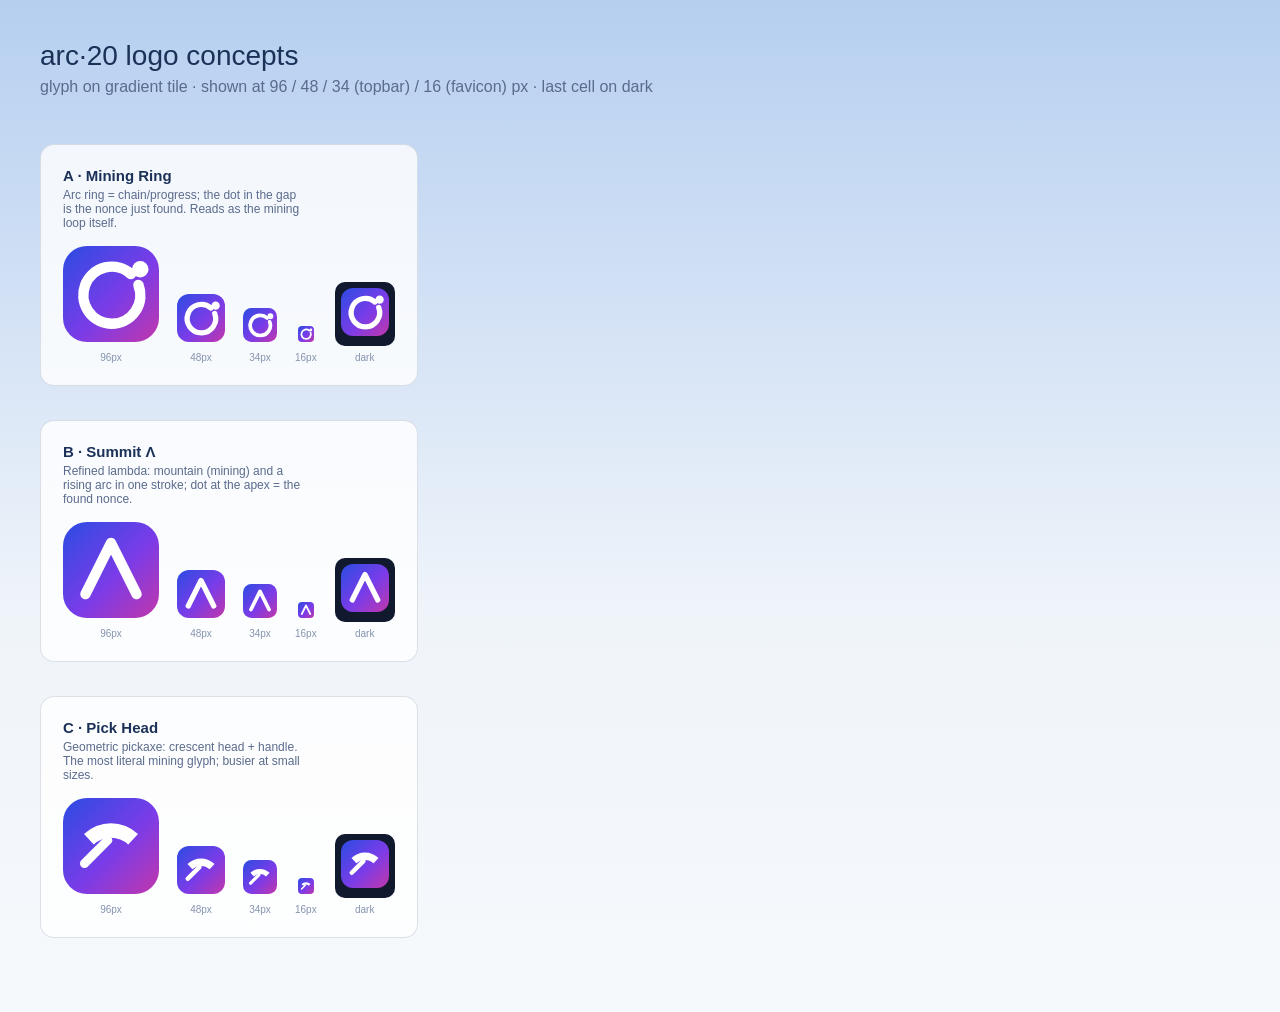
<file: design/logo-concepts.html>
<!DOCTYPE html>
<html lang="en">
<head>
<meta charset="utf-8">
<title>arc-20 logo concepts</title>
<style>
  body { margin: 0; padding: 40px; font-family: "Space Grotesk", Arial, sans-serif; background: linear-gradient(180deg,#b6cff0,#eff4fa 60%,#f6f9fc); color: #1b3158; }
  h1 { font-weight: 300; font-size: 28px; margin: 0 0 6px; }
  .sub { color: #5a6b8c; margin-bottom: 30px; }
  .row { display: flex; gap: 26px; align-items: flex-end; margin-bottom: 34px; }
  .concept { background: rgba(255,255,255,.8); border: 1px solid rgba(27,49,88,.14); border-radius: 14px; padding: 22px; }
  .concept h2 { margin: 0 0 4px; font-size: 15px; font-weight: 600; }
  .concept p { margin: 0 0 16px; font-size: 12px; color: #5a6b8c; max-width: 240px; }
  .sizes { display: flex; align-items: flex-end; gap: 18px; }
  .cell { text-align: center; }
  .cell small { display: block; margin-top: 6px; font-size: 10px; color: #8593ad; }
  .on-dark { background: #10192e; border-radius: 10px; padding: 6px; }
</style>
</head>
<body>
<h1>arc·20 logo concepts</h1>
<div class="sub">glyph on gradient tile · shown at 96 / 48 / 34 (topbar) / 16 (favicon) px · last cell on dark</div>

<svg width="0" height="0"><defs>
  <linearGradient id="g" x1="0" y1="0" x2="1" y2="1">
    <stop offset="0" stop-color="#2b4ce2"/><stop offset=".55" stop-color="#7a3ce8"/><stop offset="1" stop-color="#c237ab"/>
  </linearGradient>
</defs></svg>

<!-- 概念 A:挖矿环 —— Arc 环 + 缺口 nonce 点 -->
<script>
function tile(inner) {
  return '<svg width="{S}" height="{S}" viewBox="0 0 64 64"><rect width="64" height="64" rx="16" fill="url(#g)"/>' + inner + '</svg>';
}
function at(concept, inner) {
  return '<div class="concept"><h2>' + concept[0] + '</h2><p>' + concept[1] + '</p><div class="sizes">' +
    [96, 48, 34, 16].map((s) => '<div class="cell">' + tile(inner).replaceAll('{S}', s) + '<small>' + s + 'px</small></div>').join('') +
    '<div class="cell"><div class="on-dark">' + tile(inner).replaceAll('{S}', 48) + '</div><small>dark</small></div></div></div>';
}
// A: 开口环 + nonce 点(缺口朝 45° 右上)
const arcPath = "M 45.3 18.7 A 19 19 0 1 0 50.3 26"; // 大弧,缺口在右上
const A = ["A · Mining Ring", "Arc ring = chain/progress; the dot in the gap is the nonce just found. Reads as the mining loop itself."];
// B: 精修 Λ(山/arc)+ 顶部 nonce 点
const B = ["B · Summit Λ", "Refined lambda: mountain (mining) and a rising arc in one stroke; dot at the apex = the found nonce."];
// C: 几何镐头
const C = ["C · Pick Head", "Geometric pickaxe: crescent head + handle. The most literal mining glyph; busier at small sizes."];
</script>

<div class="row" id="rowA"></div>
<div class="row" id="rowB"></div>
<div class="row" id="rowC"></div>

<script>
// A: 环 + 点
document.getElementById("rowA").innerHTML = at(A,
  '<path d="M 45.3 18.7 A 19 19 0 1 0 50.3 26" fill="none" stroke="#fff" stroke-width="7" stroke-linecap="round"/>' +
  '<circle cx="51.5" cy="15.5" r="5.5" fill="#fff"/>');
// B: Λ + 顶点外一点
document.getElementById("rowB").innerHTML = at(B,
  '<path d="M 15 48 L 32 14 L 49 48" fill="none" stroke="#fff" stroke-width="7" stroke-linecap="round" stroke-linejoin="round"/>' +
  '<circle cx="32" cy="15" r="0" fill="none"/>');
// C: 镐头(弧形头 + 手柄)
document.getElementById("rowC").innerHTML = at(C,
  '<path d="M 14 24 A 26 26 0 0 1 50 24 L 43.5 31 A 17 17 0 0 0 20.5 31 Z" fill="#fff"/>' +
  '<rect x="29" y="26" width="6" height="28" rx="3" fill="#fff" transform="rotate(45 32 26)"/>');
</script>
</body>
</html>
</file>
